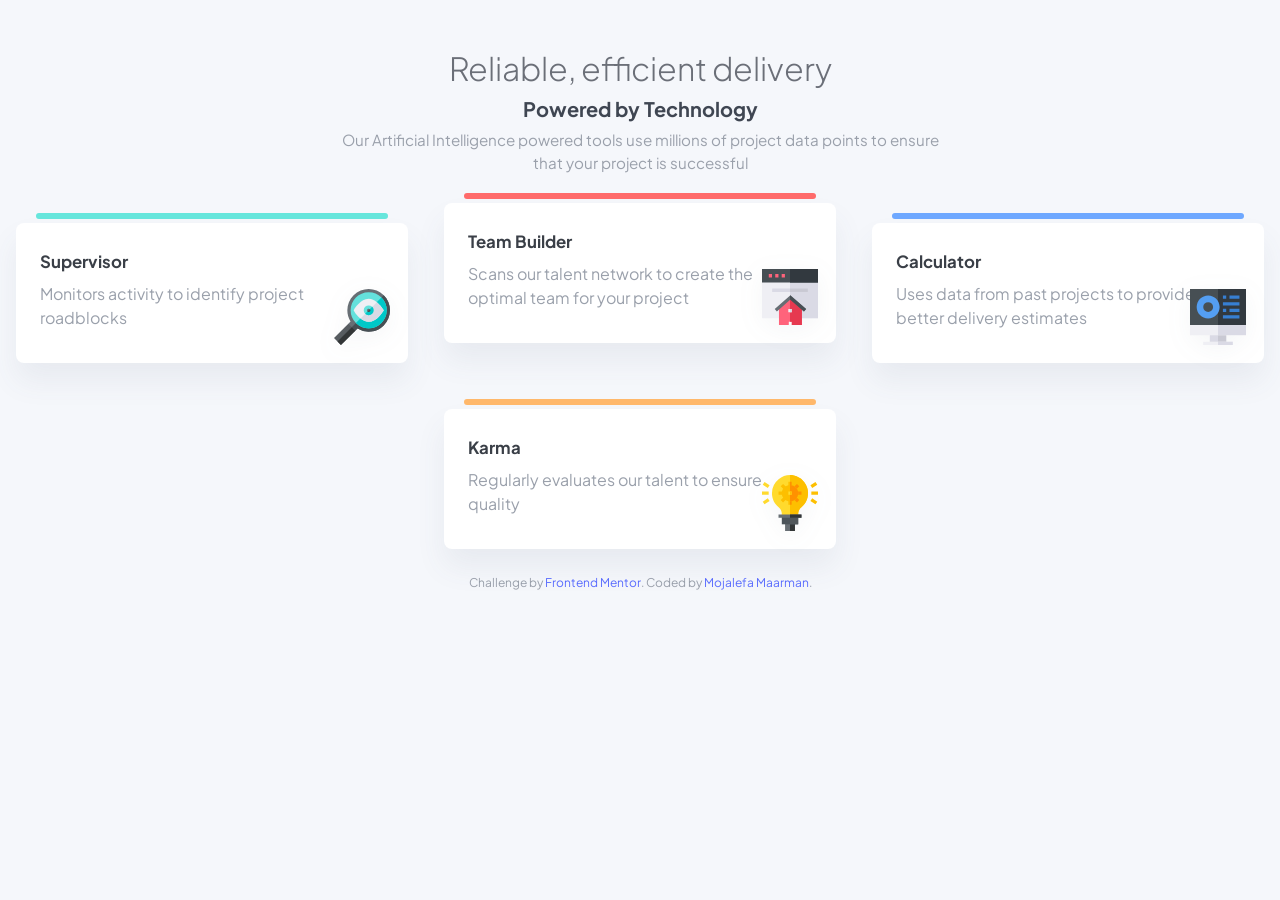
<file: four-card-feature-section-master/index.html>
<!-- ...existing code... -->
<!doctype html>
<html lang="en">
  <head>
    <meta charset="UTF-8" />
    <meta name="viewport" content="width=device-width, initial-scale=1.0" />

    <link
      rel="icon"
      type="image/png"
      sizes="32x32"
      href="./images/favicon-32x32.png"
    />
    <link
      href="https://fonts.googleapis.com/css2?family=Plus+Jakarta+Sans:wght@200;400;700;800&display=swap"
      rel="stylesheet"
    />
    <link rel="stylesheet" href="style.css" />
    <title>Frontend Mentor | Four card feature section</title>
  </head>
  <body>
    <main class="wrapper">
      <header class="hero">
        <h1>Reliable, efficient delivery</h1>
        <p class="lead"><strong>Powered by Technology</strong></p>
        <p class="sub">
          Our Artificial Intelligence powered tools use millions of project data
          points to ensure that your project is successful
        </p>
      </header>

      <section class="features-grid">
        <article class="card card--supervisor">
          <div class="card-body">
            <h3>Supervisor</h3>
            <p>Monitors activity to identify project roadblocks</p>
          </div>
          <img
            class="card-icon"
            src="./images/icon-supervisor.svg"
            alt="Supervisor icon"
          />
        </article>

        <article class="card card--team">
          <div class="card-body">
            <h3>Team Builder</h3>
            <p>
              Scans our talent network to create the optimal team for your
              project
            </p>
          </div>
          <img
            class="card-icon"
            src="./images/icon-team-builder.svg"
            alt="Team Builder icon"
          />
        </article>

        <article class="card card--calculator">
          <div class="card-body">
            <h3>Calculator</h3>
            <p>
              Uses data from past projects to provide better delivery estimates
            </p>
          </div>
          <img
            class="card-icon"
            src="./images/icon-calculator.svg"
            alt="Calculator icon"
          />
        </article>

        <article class="card card--karma">
          <div class="card-body">
            <h3>Karma</h3>
            <p>Regularly evaluates our talent to ensure quality</p>
          </div>
          <img
            class="card-icon"
            src="./images/icon-karma.svg"
            alt="Karma icon"
          />
        </article>
      </section>

      <footer class="attribution">
        Challenge by
        <a href="https://www.frontendmentor.io?ref=challenge">Frontend Mentor</a
        >. Coded by <a href="#">Mojalefa Maarman</a>.
      </footer>
    </main>
  </body>
</html>
</file>
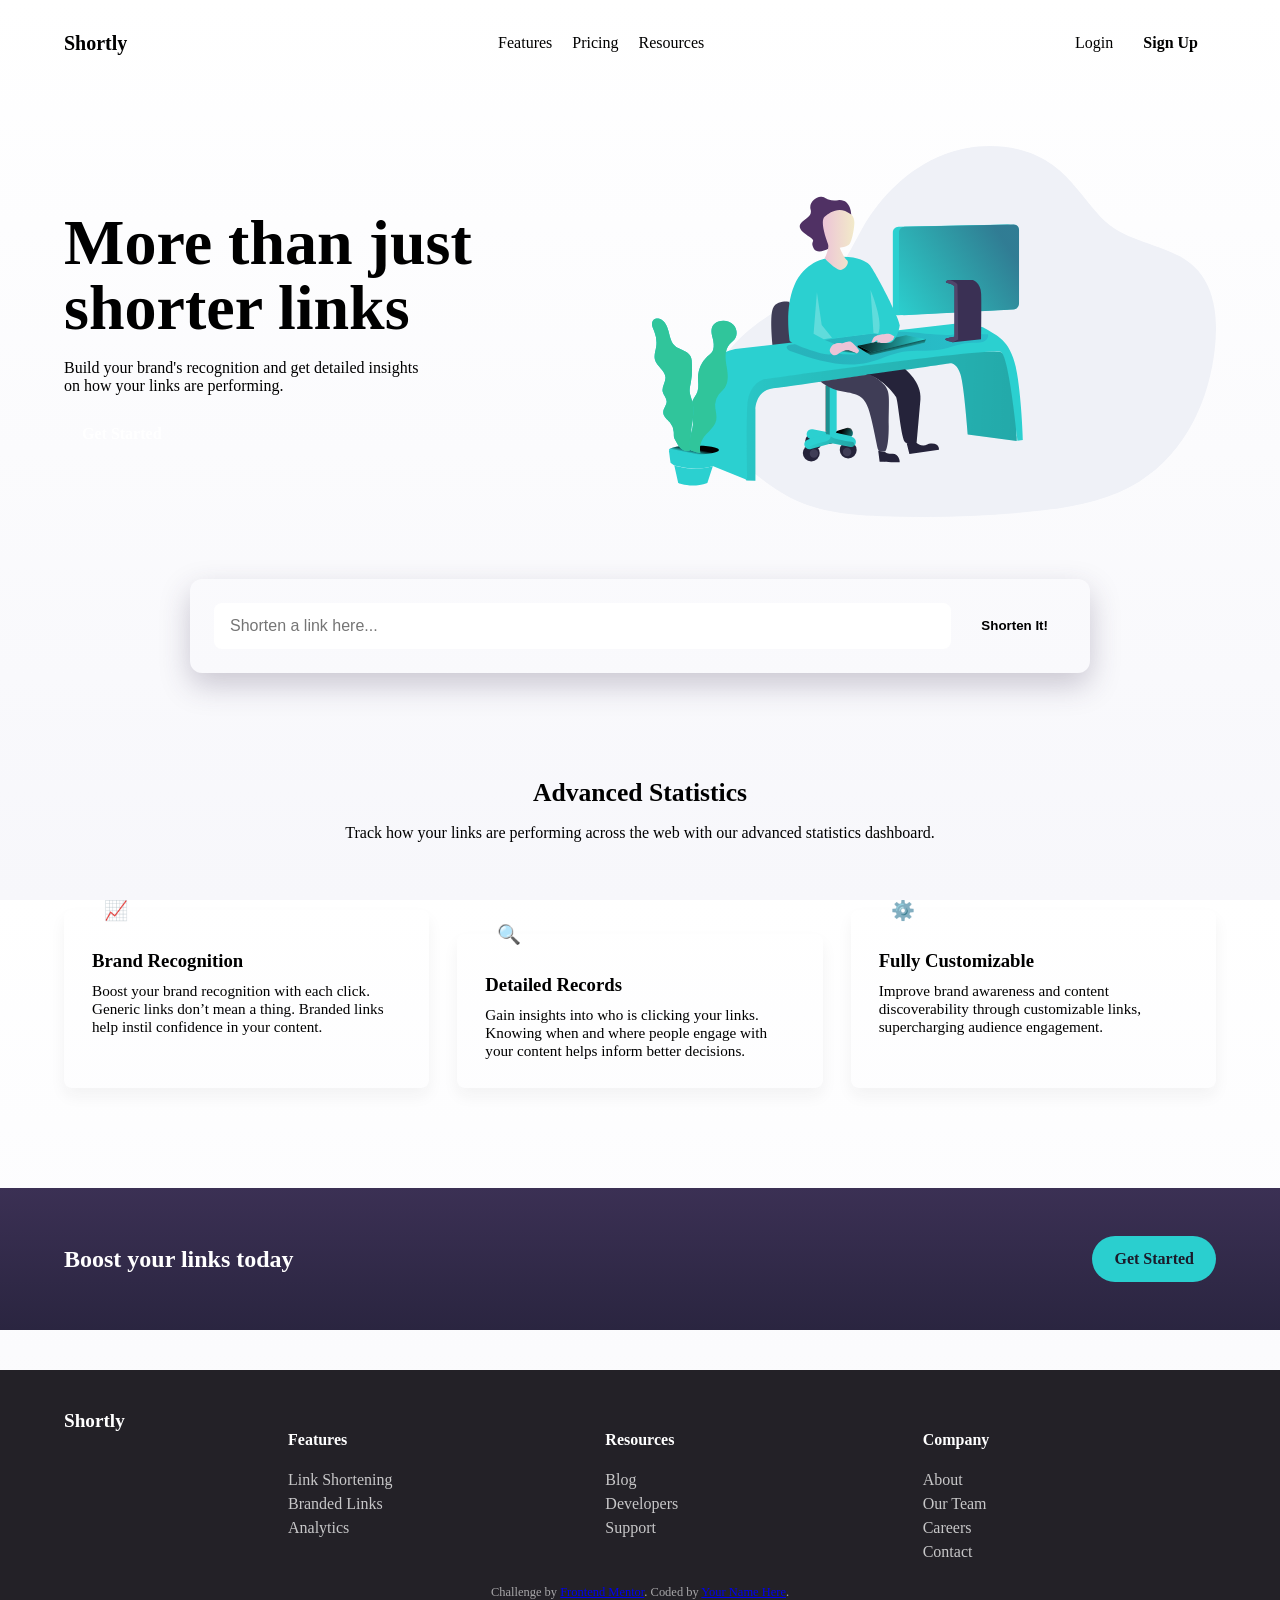
<file: url-shortening-api-master/index.html>
<!doctype html>
<html>
  <head>
    <meta charset="utf-8" />
    <meta name="viewport" content="width=device-width,initial-scale=1" />
    <title>Shortly — URL Shortening</title>

    <link rel="icon" href="./images/favicon-32x32.png" sizes="32x32" />
    <link
      href="https://fonts.googleapis.com/css2?family=Poppins:wght@300;400;600;800&display=swap"
      rel="stylesheet"
    />
    <link rel="stylesheet" href="style.css" />
  </head>
  <body>
    <header class="site-header">
      <div class="container header-inner">
        <a class="logo" href="#">Shortly</a>
        <nav class="main-nav">
          <a href="#">Features</a>
          <a href="#">Pricing</a>
          <a href="#">Resources</a>
        </nav>
        <div class="auth">
          <a class="login" href="#">Login</a>
          <a class="btn signup" href="#">Sign Up</a>
        </div>
      </div>
    </header>

    <main>
      <section class="hero">
        <div class="container hero-grid">
          <div class="hero-copy">
            <h1>More than just shorter links</h1>
            <p>
              Build your brand's recognition and get detailed insights on how
              your links are performing.
            </p>
            <a class="btn primary" href="#">Get Started</a>
          </div>
          <div class="hero-art">
            <img
              src="./images/illustration-working.svg"
              alt="person working illustration"
            />
          </div>
        </div>

        <div class="shorten-panel container">
          <form
            class="shorten-form"
            action="#"
            method="GET"
            onsubmit="return false;"
          >
            <input
              aria-label="Shorten a link"
              type="url"
              placeholder="Shorten a link here..."
              required
            />
            <button class="btn accent" type="submit">Shorten It!</button>
          </form>
        </div>
      </section>

      <section class="stats container">
        <h2>Advanced Statistics</h2>
        <p class="muted">
          Track how your links are performing across the web with our advanced
          statistics dashboard.
        </p>

        <div class="cards">
          <article class="card">
            <div class="icon-circle">📈</div>
            <h3>Brand Recognition</h3>
            <p>
              Boost your brand recognition with each click. Generic links don’t
              mean a thing. Branded links help instil confidence in your
              content.
            </p>
          </article>

          <article class="card">
            <div class="icon-circle">🔍</div>
            <h3>Detailed Records</h3>
            <p>
              Gain insights into who is clicking your links. Knowing when and
              where people engage with your content helps inform better
              decisions.
            </p>
          </article>

          <article class="card">
            <div class="icon-circle">⚙️</div>
            <h3>Fully Customizable</h3>
            <p>
              Improve brand awareness and content discoverability through
              customizable links, supercharging audience engagement.
            </p>
          </article>
        </div>
      </section>

      <section class="cta">
        <div class="container cta-inner">
          <h2>Boost your links today</h2>
          <a class="btn primary" href="#">Get Started</a>
        </div>
      </section>
    </main>

    <footer class="site-footer">
      <div class="container footer-grid">
        <div class="footer-brand">Shortly</div>

        <div class="footer-col">
          <h4>Features</h4>
          <a href="#">Link Shortening</a>
          <a href="#">Branded Links</a>
          <a href="#">Analytics</a>
        </div>

        <div class="footer-col">
          <h4>Resources</h4>
          <a href="#">Blog</a>
          <a href="#">Developers</a>
          <a href="#">Support</a>
        </div>

        <div class="footer-col">
          <h4>Company</h4>
          <a href="#">About</a>
          <a href="#">Our Team</a>
          <a href="#">Careers</a>
          <a href="#">Contact</a>
        </div>
      </div>

      <div class="attribution">
        Challenge by
        <a href="https://www.frontendmentor.io?ref=challenge">Frontend Mentor</a
        >. Coded by <a href="#">Your Name Here</a>.
      </div>
    </footer>
  </body>
</html>
</file>
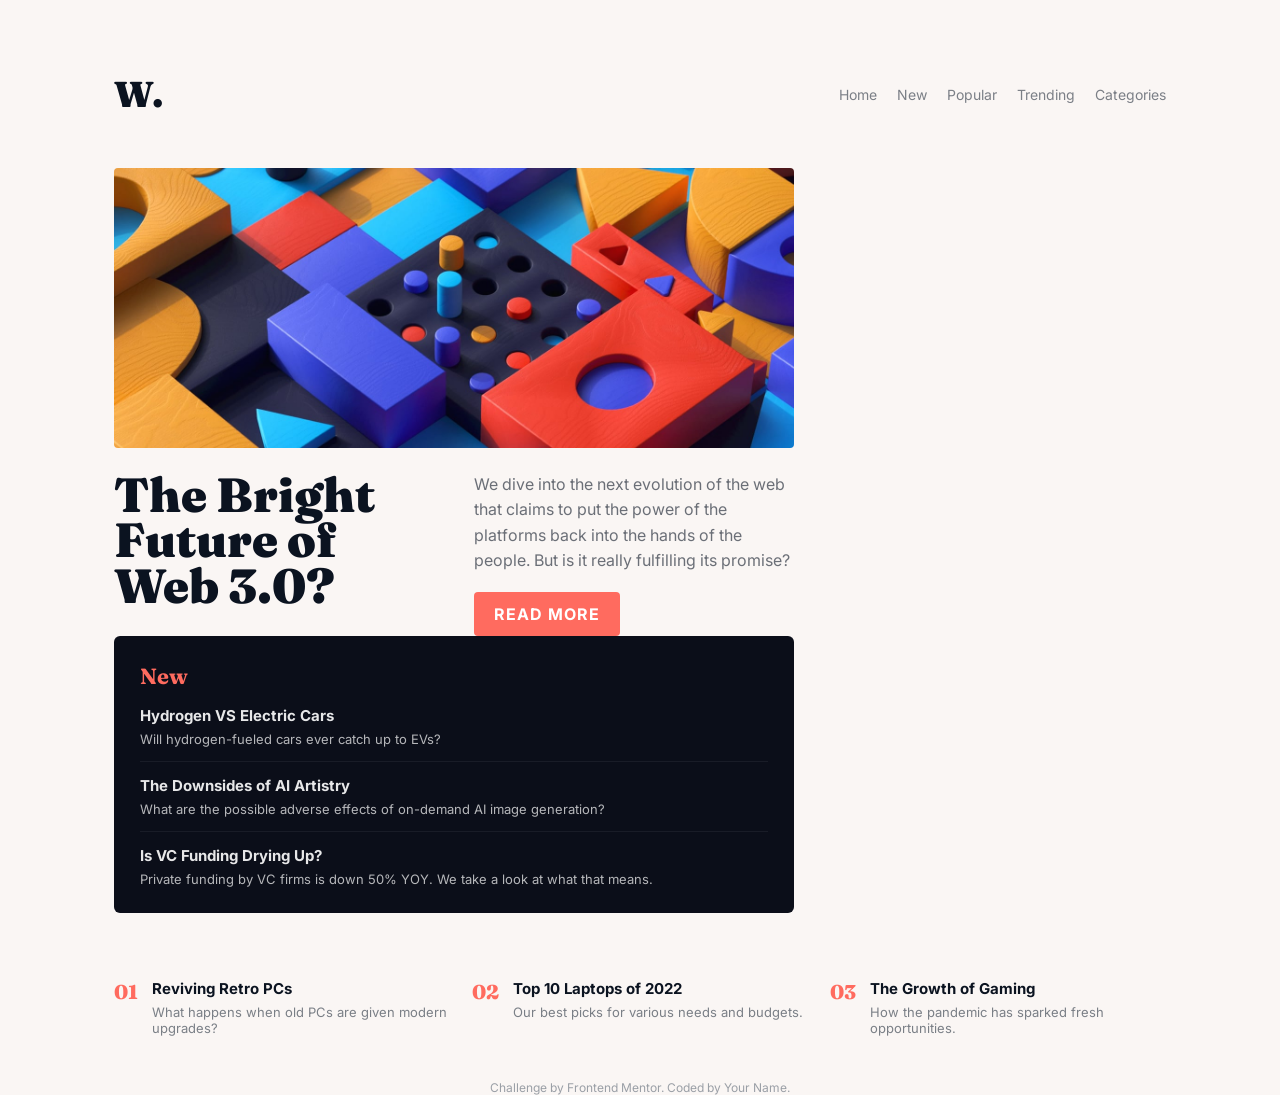
<file: news-homepage-main/news-homepage-main/index.html>
<!-- ...existing code... -->
<!DOCTYPE html>
<html lang="en">
<head>
  <meta charset="utf-8" />
  <meta name="viewport" content="width=device-width,initial-scale=1" />
  <title>News Homepage</title>

  <!-- Fonts -->
  <link href="https://fonts.googleapis.com/css2?family=Fraunces:wght@700;900&family=Inter:wght@300;400;600&display=swap" rel="stylesheet">

  <!-- Local stylesheet -->
  <link rel="stylesheet" href="./style.css">
</head>
<body>
  <div class="container">
    <header class="site-header">
      <h1 class="logo">W.</h1>
      <nav class="main-nav" aria-label="Main">
        <ul>
          <li>Home</li>
          <li>New</li>
          <li>Popular</li>
          <li>Trending</li>
          <li>Categories</li>
        </ul>
      </nav>
    </header>

    <main class="grid">
      <section class="hero">
        <img class="hero-img" src="./assets/images/image-web-3-desktop.jpg" alt="Hero">
        <div class="hero-content">
          <h2 class="hero-title">The Bright<br/>Future of<br/>Web 3.0?</h2>
          <div class="hero-meta">
            <p>We dive into the next evolution of the web that claims to put the power of the platforms back into the hands of the people. But is it really fulfilling its promise?</p>
            <a class="btn" href="#">READ MORE</a>
          </div>
        </div>

        <aside class="sidebar" aria-label="Latest">
          <h3 class="sidebar-title">New</h3>
          <div class="news">
            <article class="news-item">
              <h4>Hydrogen VS Electric Cars</h4>
              <p>Will hydrogen-fueled cars ever catch up to EVs?</p>
            </article>
            <hr>
            <article class="news-item">
              <h4>The Downsides of AI Artistry</h4>
              <p>What are the possible adverse effects of on-demand AI image generation?</p>
            </article>
            <hr>
            <article class="news-item">
              <h4>Is VC Funding Drying Up?</h4>
              <p>Private funding by VC firms is down 50% YOY. We take a look at what that means.</p>
            </article>
          </div>
        </aside>
      </section>

      <section class="mini-list" aria-label="Trending">
        <article class="mini">
          <div class="num">01</div>
          <div class="meta">
            <h5>Reviving Retro PCs</h5>
            <p>What happens when old PCs are given modern upgrades?</p>
          </div>
        </article>

        <article class="mini">
          <div class="num">02</div>
          <div class="meta">
            <h5>Top 10 Laptops of 2022</h5>
            <p>Our best picks for various needs and budgets.</p>
          </div>
        </article>

        <article class="mini">
          <div class="num">03</div>
          <div class="meta">
            <h5>The Growth of Gaming</h5>
            <p>How the pandemic has sparked fresh opportunities.</p>
          </div>
        </article>
      </section>
    </main>

    <footer class="attribution">
      Challenge by Frontend Mentor. Coded by Your Name.
    </footer>
  </div>
</body>
</html>
<!-- ...existing code... -->
</file>
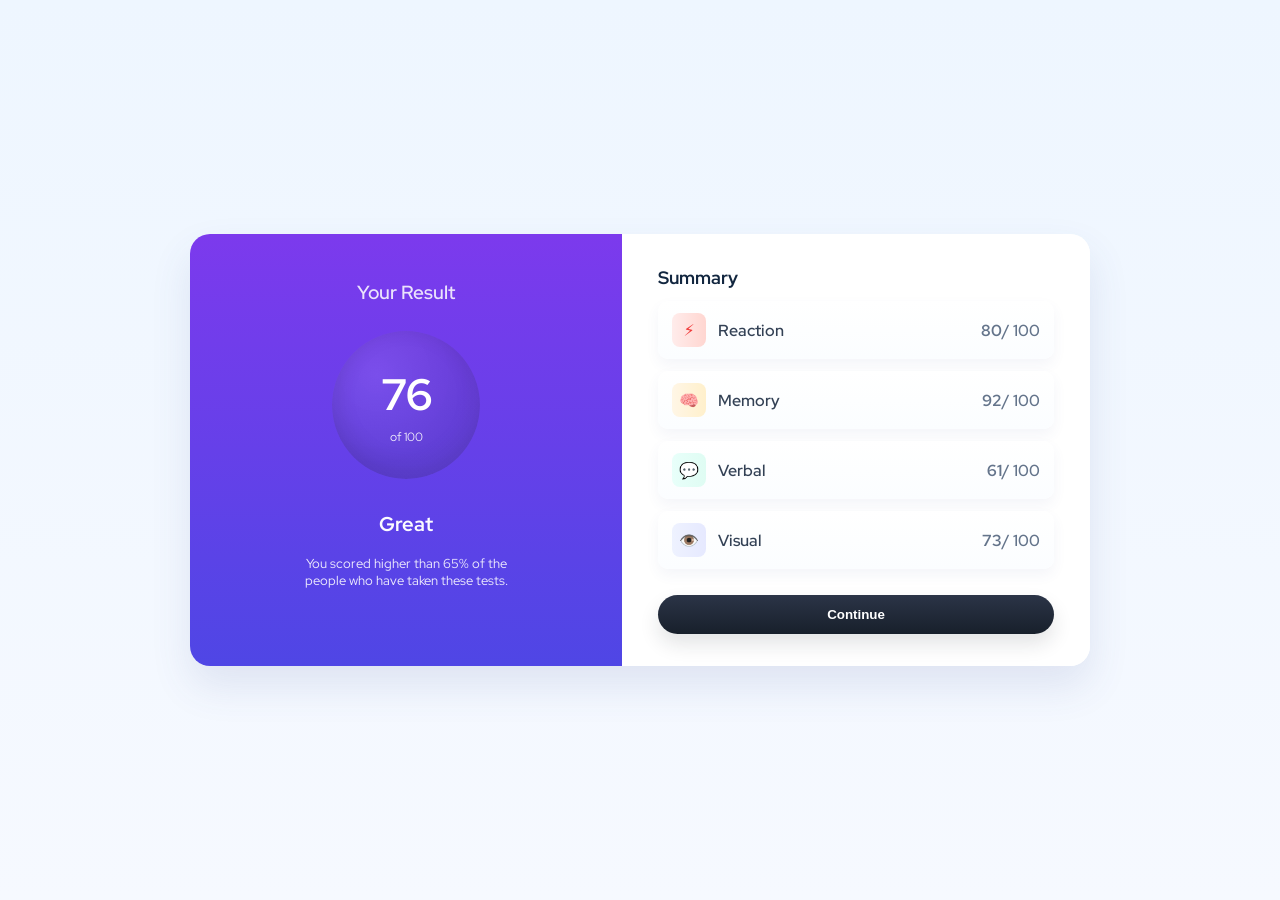
<file: index2.html>
<!-- ...existing code... -->
<!doctype html>
<html lang="en">
<head>
  <meta charset="utf-8" />
  <meta name="viewport" content="width=device-width,initial-scale=1" />
  <title>Results Summary</title>
  <link href="https://fonts.googleapis.com/css2?family=Red+Hat+Display:wght@400;600;700&display=swap" rel="stylesheet">
  <link rel="stylesheet" href="style2.css">
</head>
<body>
  <main class="page">
    <section class="card">
      <div class="left">
        <h3 class="small-title">Your Result</h3>
        <div class="score-circle">
          <div class="score">76</div>
          <div class="of">of 100</div>
        </div>
        <h2 class="verdict">Great</h2>
        <p class="desc">You scored higher than 65% of the people who have taken these tests.</p>
      </div>

      <div class="right">
        <h3 class="summary-title">Summary</h3>

        <ul class="summary-list">
          <li class="item reaction">
            <div class="meta">
              <span class="icon">⚡</span>
              <span class="label">Reaction</span>
            </div>
            <div class="score-item"><strong>80</strong><span>/ 100</span></div>
          </li>

          <li class="item memory">
            <div class="meta">
              <span class="icon">🧠</span>
              <span class="label">Memory</span>
            </div>
            <div class="score-item"><strong>92</strong><span>/ 100</span></div>
          </li>

          <li class="item verbal">
            <div class="meta">
              <span class="icon">💬</span>
              <span class="label">Verbal</span>
            </div>
            <div class="score-item"><strong>61</strong><span>/ 100</span></div>
          </li>

          <li class="item visual">
            <div class="meta">
              <span class="icon">👁️</span>
              <span class="label">Visual</span>
            </div>
            <div class="score-item"><strong>73</strong><span>/ 100</span></div>
          </li>
        </ul>

        <button class="continue" onclick="onContinue()">Continue</button>
      </div>
    </section>
  </main>

  <script>
    function onContinue() {
      // placeholder - replace with navigation or other behavior
      alert('Continue clicked');
    }
  </script>
</body>
</html>
</file>
<file: four-card-feature-section-master/style.css>
:root {
  --bg: #f5f7fb;
  --text: #5b6070;
  --muted: #9aa0ab;
  --card-bg: #ffffff;
  --shadow: 0 18px 30px rgba(80, 95, 120, 0.08);
  --accent-supervisor: #66e6dc;
  --accent-team: #ff6b6b;
  --accent-karma: #ffb86b;
  --accent-calc: #6ea8ff;
  font-family:
    "Plus Jakarta Sans",
    system-ui,
    -apple-system,
    "Segoe UI",
    Roboto,
    "Helvetica Neue",
    Arial;
}

* {
  box-sizing: border-box;
  margin: 0;
  padding: 0;
}
html,
body {
  height: 100%;
}
body {
  background: var(--bg);
  color: var(--text);
  -webkit-font-smoothing: antialiased;
  -moz-osx-font-smoothing: grayscale;
  padding: 48px 16px;
}

wrapper {
  max-width: 980px;
  margin: 0 auto;
}
.hero {
  text-align: center;
  margin-bottom: 48px;
}
.hero h1 {
  font-weight: 300;
  font-size: 2rem;
  color: #6b6f78;
  margin-bottom: 8px;
}
.hero .lead {
  font-size: 1.25rem;
  font-weight: 800;
  color: #3f4652;
  margin-bottom: 8px;
}
.hero .sub {
  color: var(--muted);
  font-size: 0.95rem;
  max-width: 620px;
  margin: 0.5rem auto 2.25rem;
  line-height: 1.5;
}

.features-grid {
  display: grid;
  grid-template-columns: 1fr 1fr 1fr;
  grid-template-rows: auto auto;
  gap: 2.25rem;
  align-items: start;
  position: relative;
}

.card--supervisor {
  grid-column: 1 / 2;
  grid-row: 1 / 2;
}
.card--team {
  grid-column: 2 / 3;
  grid-row: 1 / 2;
  transform: translateY(-20px);
}
.card--calculator {
  grid-column: 3 / 4;
  grid-row: 1 / 2;
}
.card--karma {
  grid-column: 2 / 3;
  grid-row: 2 / 3;
  transform: translateY(10px);
}

.card {
  background: var(--card-bg);
  border-radius: 8px;
  padding: 28px 24px;
  box-shadow: var(--shadow);
  position: relative;
  min-height: 140px;
  overflow: visible;
}

.card::before {
  content: "";
  height: 6px;
  width: calc(100% - 40px);
  border-radius: 6px;
  position: absolute;
  top: -10px;
  left: 20px;
}

.card--supervisor::before {
  background: var(--accent-supervisor);
}
.card--team::before {
  background: var(--accent-team);
}
.card--karma::before {
  background: var(--accent-karma);
}
.card--calculator::before {
  background: var(--accent-calc);
}

.card h3 {
  margin: 0 0 10px 0;
  font-size: 1.05rem;
  color: #3a3f47;
}
.card p {
  margin: 0;
  color: var(--muted);
  font-size: 0 nine;
  line-height: 1.5;
}

.card-icon {
  width: 56px;
  position: absolute;
  right: 18px;
  bottom: 18px;
  filter: drop-shadow(0 6px 12px rgba(80, 95, 120, 0.06));
}

@media (max-width: 840px) {
  .features-grid {
    grid-template-columns: 1fr;
    grid-template-rows: repeat(4, auto);
    gap: 1.25rem;
  }
  .card--team,
  .card--supervisor,
  .card--calculator,
  .card--karma {
    transform: none;
    grid-column: auto;
  }
  .card::before {
    left: 18px;
    width: calc(100% - 36px);
  }
  .hero h1 {
    font-size: 1.5rem;
  }
}

.attribution {
  font-size: 0.75rem;
  text-align: center;
  margin-top: 36px;
  color: var(--muted);
}
.attribution a {
  color: #5b6dff;
  text-decoration: none;
}
</file>
<file: url-shortening-api-master/style.css>
root{
  --cyan:#2acfcf;
  --dark-violet:#3b3054;
  --very-dark-blue:#232127;
  --grayish-violet:#9e9aa7;
  --soft-bg:#f0f1f6;
  --card-bg:#ffffff;
  --max-width:1100px;
  font-family: 'Poppins', system-ui, -apple-system, 'Segoe UI', Roboto, "Helvetica Neue", Arial;
}

*{box-sizing:border-box}
html,body{height:100%}
body{
  margin:0;
  color:var(--very-dark-blue);
  background: linear-gradient(180deg, #ffffff 0%, #f7f7fb 100%);
  -webkit-font-smoothing:antialiased;
  -moz-osx-font-smoothing:grayscale;
}

/* container */
.container{
  width:90%;
  max-width:var(--max-width);
  margin:0 auto;
}

/* header */
.site-header{
  padding:24px 0;
}
.header-inner{display:flex;align-items:center;gap:24px;justify-content:space-between}
.logo{font-weight:800;color:var(--very-dark-blue);text-decoration:none;font-size:1.25rem}
.main-nav{display:flex;gap:20px;align-items:center}
.main-nav a{color:var(--grayish-violet);text-decoration:none;font-weight:500}
.auth{display:flex;gap:12px;align-items:center}
.login{color:var(--grayish-violet);text-decoration:none}
.btn{display:inline-block;padding:10px 18px;border-radius:28px;text-decoration:none;font-weight:600;cursor:pointer;border:none}
.btn.primary{background:var(--cyan);color:white}
.btn.signup{background:transparent;border:2px solid var(--cyan);color:var(--dark-violet)}

/* hero */
.hero{padding:40px 0 120px;position:relative}
.hero-grid{display:grid;grid-template-columns:1fr 1fr;align-items:center;gap:24px;padding-top:20px}
.hero-copy h1{font-size:3rem;margin:0 0 18px;line-height:1.02}
.hero-copy p{color:var(--grayish-violet);max-width:45ch;margin-bottom:20px}
.hero-art img{max-width:100%;height:auto;display:block}

/* shorten panel overlapping */
.shorten-panel{
  position:absolute;
  left:50%;
  transform:translateX(-50%);
  bottom:-36px;
  width:86%;
  max-width:900px;
  background:var(--very-dark-blue);
  padding:24px;
  border-radius:12px;
  box-shadow:0 12px 30px rgba(59,48,84,0.25);
}
.shorten-form{display:flex;gap:12px;align-items:center}
.shorten-form input{
  flex:1;padding:14px 16px;border-radius:8px;border:none;font-size:1rem;
}
.shorten-form .accent{
  background:var(--cyan);color:var(--very-dark-blue);padding:12px 18px;border-radius:8px;border:none
}

/* stats */
.stats{padding:120px 0 60px;text-align:center}
.stats h2{font-size:1.6rem;margin-bottom:8px}
.stats .muted{color:var(--grayish-violet);margin-bottom:40px}
.cards{display:grid;gap:28px;grid-template-columns:1fr;margin-top:24px}
.card{
  background:var(--card-bg);
  padding:28px;
  border-radius:8px;
  text-align:left;
  box-shadow:0 8px 16px rgba(35,33,39,0.05);
  position:relative;
}
.card h3{margin-top:12px;margin-bottom:10px}
.card p{color:var(--grayish-violet);margin:0;font-size:0.95rem}
.icon-circle{
  width:56px;height:56px;border-radius:50%;background:var(--very-dark-blue);color:white;display:flex;align-items:center;justify-content:center;
  position:absolute;top:-28px;left:24px;font-size:1.2rem;
}

/* layout for cards line connector */
.cards{position:relative;padding-top:28px}
.cards::before{
  content:"";position:absolute;left:50%;transform:translateX(-50%);top:56px;width:6px;height:calc(100% - 120px);background:var(--cyan);z-index:0;border-radius:4px;
}
.card{z-index:1}

/* CTA */
.cta{background:linear-gradient(180deg,#3b3054 0%, #2a2540 100%);padding:48px 0;color:white;margin-top:40px}
.cta-inner{display:flex;align-items:center;justify-content:space-between;gap:16px}
.cta-inner h2{margin:0;font-size:1.5rem}
.cta .btn.primary{background:#2acfcf;color:#1b1b2a;padding:14px 22px;border-radius:28px}

/* footer */
.site-footer{background:#232127;color:white;padding:40px 0 24px;margin-top:40px}
.footer-grid{display:grid;grid-template-columns:200px 1fr 1fr 1fr;gap:24px;align-items:start}
.footer-brand{font-weight:800;font-size:1.2rem}
.footer-col a{display:block;color:rgba(255,255,255,0.75);text-decoration:none;margin:6px 0}
.attribution{font-size:0.78rem;color:rgba(255,255,255,0.6);text-align:center;padding:18px 0}

/* responsive */
@media (max-width:900px){
  .hero-grid{grid-template-columns:1fr; text-align:center}
  .hero-art{order:-1}
  .shorten-panel{left:50%;transform:translateX(-50%);width:92%}
  .cards::before{left:20px;transform:none;height:calc(100% - 60px);width:6px}
  .cards{grid-template-columns:1fr}
  .card{padding-top:40px}
  .icon-circle{left:20px}
  .cta-inner{flex-direction:column;align-items:center;text-align:center}
  .footer-grid{grid-template-columns:1fr; text-align:center}
}

@media (min-width:1200px){
  .hero-copy h1{font-size:4rem}
  .cards{grid-template-columns:repeat(3,1fr)}
  .cards::before{left:calc(16.66% + 28px);transform:none;height:calc(100% - 60px)}
  .card:nth-child(2){margin-top:24px}
}
</file>
<file: news-homepage-main/news-homepage-main/style.css>
/* ...existing code... */
:root{
  --bg: #faf6f4;
  --ink: #0b1320;
  --muted: #6b6f77;
  --accent: #ff6b5f;
  --card: #0b0e19;
  --card-text: rgba(255,255,255,0.9);
  --max: 1100px;
  --gap: 32px;
  --fraunces: 'Fraunces', serif;
  --inter: 'Inter', sans-serif;
}

*{box-sizing:border-box}
html,body{height:100%}
body{
  margin:0;
  font-family:var(--inter);
  background:var(--bg);
  color:var(--ink);
  -webkit-font-smoothing:antialiased;
}

.container{
  max-width:var(--max);
  margin:48px auto;
  padding:0 24px;
}

/* Header */
.site-header{
  display:flex;
  justify-content:space-between;
  align-items:center;
  margin-bottom:28px;
}
.logo{
  font-family:var(--fraunces);
  font-weight:900;
  font-size:36px;
  color:var(--ink);
}
.main-nav ul{
  list-style:none;
  display:flex;
  gap:20px;
  margin:0;
  padding:0;
  color:#7b7f86;
  font-size:14px;
}

/* Grid layout */
.grid{
  display:grid;
  grid-template-columns: 1fr 340px;
  gap:var(--gap);
  align-items:start;
}

/* Hero left column (spans both columns visually) */
.hero{
  grid-column: 1 / 2;
}
.hero-img{
  width:100%;
  border-radius:4px;
  display:block;
  margin-bottom:24px;
}

/* hero content and sidebar in a two-column inside hero */
.hero-content{
  display:grid;
  grid-template-columns: 1fr 320px;
  gap:20px;
  align-items:start;
}
.hero-title{
  font-family:var(--fraunces);
  font-weight:900;
  font-size:48px;
  line-height:0.95;
  margin:0;
}
.hero-meta p{
  color:var(--muted);
  margin:0 0 18px 0;
  line-height:1.6;
}
.btn{
  display:inline-block;
  background:var(--accent);
  color:#fff;
  padding:12px 20px;
  border-radius:4px;
  text-decoration:none;
  font-weight:700;
  letter-spacing:1px;
}

/* Sidebar (right column visually but placed inside hero grid) */
.sidebar{
  background:var(--card);
  color:var(--card-text);
  padding:26px;
  border-radius:6px;
}
.sidebar-title{
  margin:0 0 16px 0;
  color:var(--accent);
  font-family:var(--fraunces);
  font-size:22px;
}
.news-item h4{
  margin:0 0 6px 0;
  font-size:15px;
  font-weight:700;
}
.news-item p{
  margin:0;
  color:rgba(255,255,255,0.7);
  font-size:13px;
}
hr{
  border:0;
  height:1px;
  background:rgba(255,255,255,0.06);
  margin:14px 0;
}

/* Mini cards row below */
.mini-list{
  grid-column: 1 / 3;
  display:grid;
  grid-template-columns: repeat(3, 1fr);
  gap:22px;
  margin-top:34px;
}
.mini{
  display:flex;
  gap:14px;
  align-items:flex-start;
}
.num{
  color:var(--accent);
  font-family:var(--fraunces);
  font-weight:800;
  font-size:20px;
}
.meta h5{
  margin:0 0 6px 0;
  font-size:15px;
  font-weight:700;
}
.meta p{
  margin:0;
  color:#7a7f86;
  font-size:13px;
}

/* Footer */
.attribution{
  text-align:center;
  font-size:12px;
  color:#9a9fa6;
  margin:44px 0 20px;
}

/* Responsive */
@media (max-width:900px){
  .grid{ grid-template-columns: 1fr; }
  .hero-content{ grid-template-columns: 1fr; }
  .sidebar{ order:2; margin-top:18px; }
  .mini-list{ grid-column:1 / 2; grid-template-columns:1fr; }
}
/* ...existing code...
</file>
<file: style2.css>
/* ...existing code... */
:root{
  --bg:#eef6ff;
  --card-bg:#fff;
  --left-grad-start:#7c3aed;
  --left-grad-end:#4f46e5;
  --muted:#9aa4c0;
  --radius:18px;
  --shadow: 0 20px 40px rgba(67,84,150,0.12);
  --chip-shadow: 0 6px 14px rgba(67,84,150,0.06);
}

*{box-sizing:border-box;margin:0;padding:0}
html,body{height:100%}
body{
  font-family:'Red Hat Display', system-ui, -apple-system, "Segoe UI", Roboto, "Helvetica Neue", Arial;
  background: linear-gradient(180deg,#eef6ff 0%, #f6f9ff 100%);
  display:flex;
  align-items:center;
  justify-content:center;
  padding:40px;
  color:#12263f;
}

.page{width:100%;max-width:900px}

.card{
  display:flex;
  border-radius:20px;
  overflow:hidden;
  box-shadow:var(--shadow);
  background:var(--card-bg);
}

/* left panel */
.left{
  width:48%;
  min-width:300px;
  padding:42px 34px;
  color:#fff;
  background:linear-gradient(180deg,var(--left-grad-start),var(--left-grad-end));
  display:flex;
  flex-direction:column;
  align-items:center;
  text-align:center;
  gap:18px;
}

.small-title{
  font-weight:600;
  opacity:0.95;
  color:rgba(255,255,255,0.9);
  margin-top:4px;
}
.score-circle{
  width:148px;height:148px;border-radius:50%;
  background: radial-gradient(circle at 30% 30%, rgba(255,255,255,0.06), rgba(0,0,0,0.08) 60%), rgba(255,255,255,0.03);
  display:flex;
  align-items:center;
  justify-content:center;
  flex-direction:column;
  margin:8px 0;
  box-shadow: inset 0 -8px 24px rgba(0,0,0,0.12);
}
.score{font-size:44px;font-weight:700}
.of{font-size:12px;opacity:0.9;margin-top:6px}

.verdict{font-size:20px;margin-top:6px;color:rgba(255,255,255,0.98)}
.desc{font-size:13px;color:rgba(255,255,255,0.9);max-width:210px}

/* right panel */
.right{
  width:52%;
  padding:32px 36px;
  background:var(--card-bg);
}

.summary-title{font-size:18px;font-weight:700;margin-bottom:12px}
.summary-list{list-style:none;display:flex;flex-direction:column;gap:12px;margin-bottom:20px}

.item{
  display:flex;
  align-items:center;
  justify-content:space-between;
  padding:12px 14px;
  border-radius:10px;
  box-shadow:var(--chip-shadow);
  background:linear-gradient(180deg,#ffffff,#fbfdff);
}
.meta{display:flex;gap:12px;align-items:center}
.icon{
  width:34px;height:34px;border-radius:8px;display:inline-flex;align-items:center;justify-content:center;font-size:16px;
}
.item.reaction .icon{background:linear-gradient(90deg,#ffeceb,#ffd6d1);color:#f13a3a}
.item.memory .icon{background:linear-gradient(90deg,#fff6e6,#fff0cc);color:#f59e0b}
.item.verbal .icon{background:linear-gradient(90deg,#e8fffa,#dffcf3);color:#059669}
.item.visual .icon{background:linear-gradient(90deg,#eef2ff,#e6e9ff);color:#3730a3}

.label{font-weight:600;color:#334155}
.score-item{color:#64748b;font-weight:600}

/* continue button */
.continue{
  width:100%;
  margin-top:6px;
  padding:12px 18px;
  border-radius:999px;
  border:none;
  background:linear-gradient(180deg,#2b3447,#18202b);
  color:#fff;
  font-weight:700;
  cursor:pointer;
  box-shadow: 0 10px 20px rgba(24,32,43,0.12);
}

/* responsive */
@media (max-width:780px) {
  .card{flex-direction:column;width:100%}
  .left,.right{width:100%}
  .left{padding:28px}
  .right{padding:22px}
}
</file>
